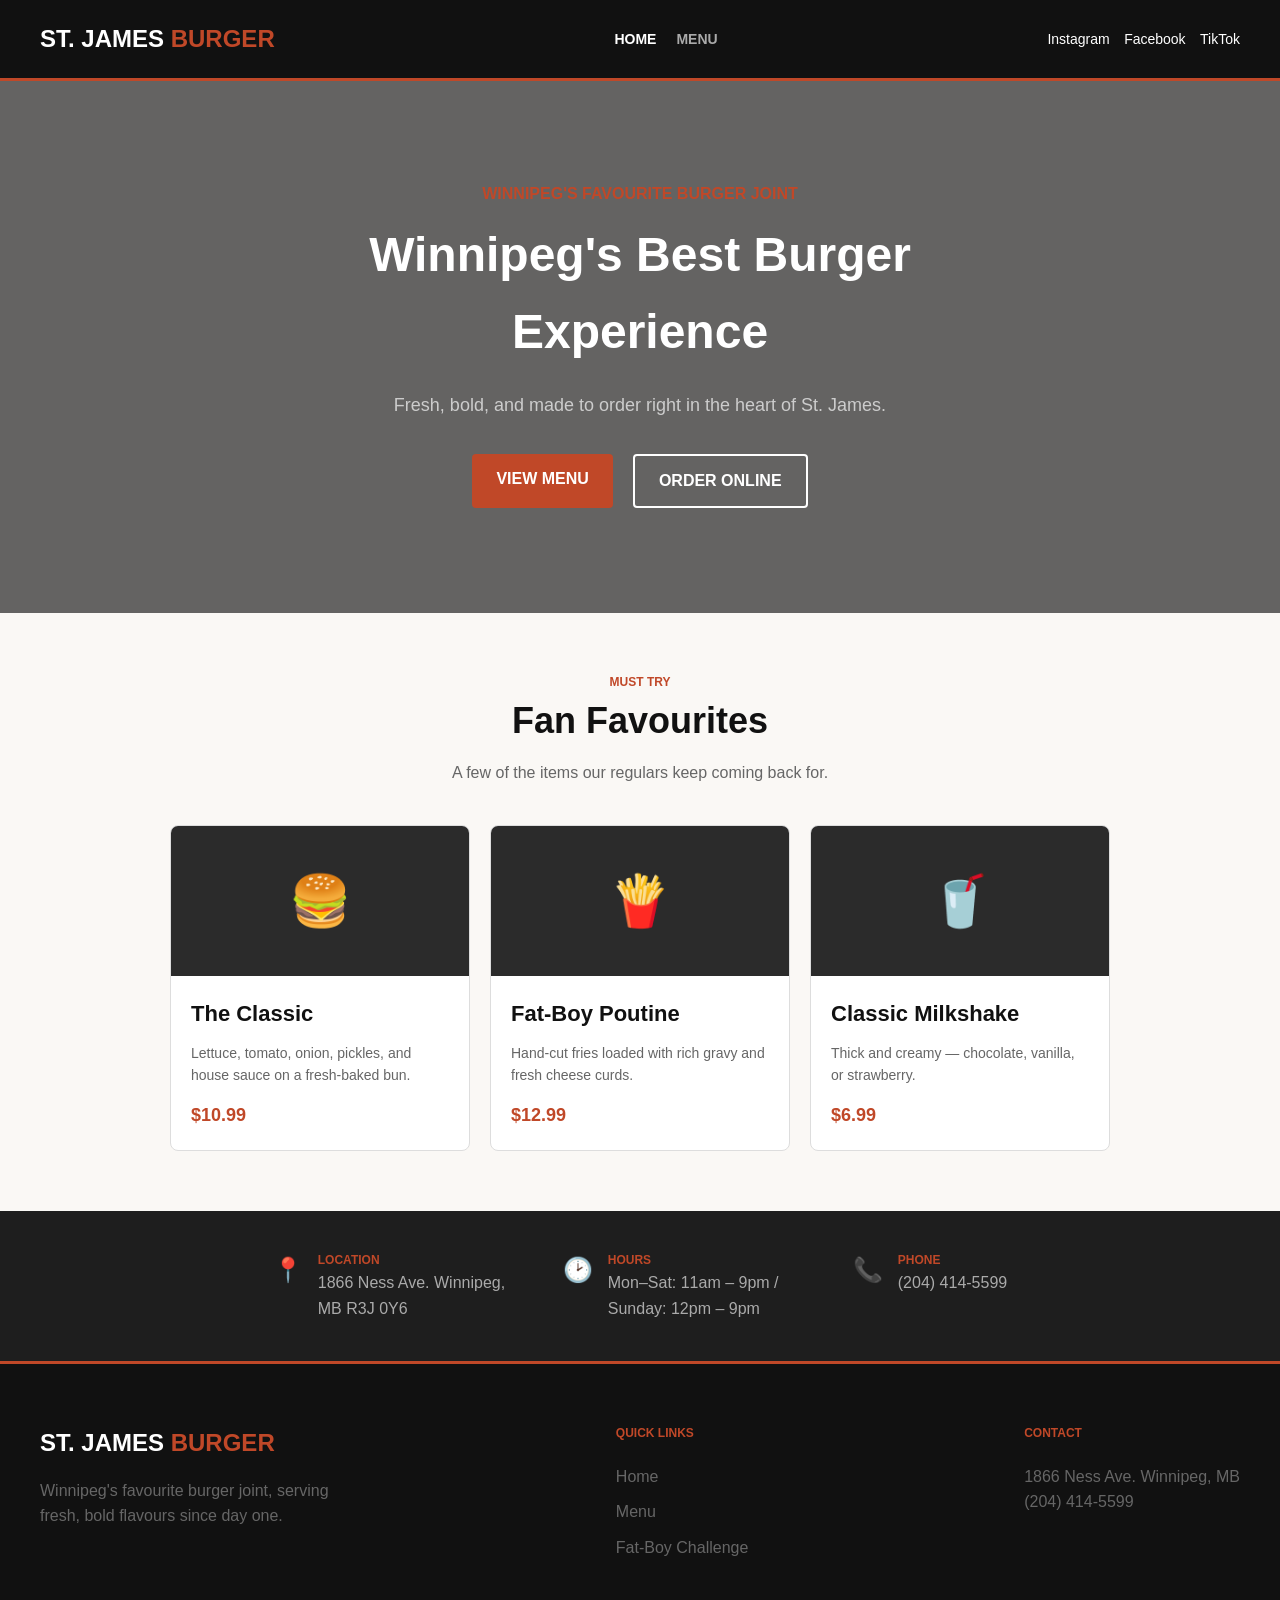
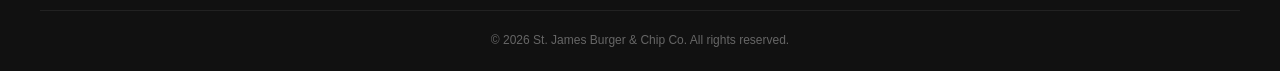
<file: index.html>
<!doctype html>
<html lang="en">
  <head>
    <meta charset="UTF-8" />
    <meta name="viewport" content="width=device-width, initial-scale=1.0" />
    <title>St. James Burger & Chip Co.</title>
    <!-- Link to our simplified CSS file -->
    <link rel="stylesheet" href="style/styles.css" />
  </head>
  <body>
    <!-- NAVIGATION -->
    <nav class="navbar">
      <a href="index.html" class="nav-logo">St. James <span>Burger</span></a>
      <ul class="nav-links">
        <li><a href="index.html" class="active">Home</a></li>
        <li><a href="menu.html">Menu</a></li>
      </ul>
      <div class="nav-social">
        <a href="http://www.instagram.com/stjamesburger" target="_blank"
          >Instagram</a
        >
        <a href="http://facebook.com/stjamesburger" target="_blank">Facebook</a>
        <a href="http://tiktok.com/stjamesburger" target="_blank">TikTok</a>
      </div>
    </nav>

    <!-- HERO SECTION -->
    <header class="hero">
      <div class="hero-content animate-fade-up">
        <p class="hero-eyebrow">Winnipeg's favourite burger joint</p>
        <h1>Winnipeg's Best Burger Experience</h1>
        <p class="hero-sub">
          Fresh, bold, and made to order right in the heart of St. James.
        </p>
        <div class="btn-row">
          <a href="menu.html" class="btn btn-primary">View Menu</a>
          <a
            href="https://order.online/store/st-james-burger-chip-co-ness-ave-341763"
            target="_blank"
            class="btn btn-outline"
            >Order Online</a
          >
        </div>
      </div>
    </header>

    <!-- FEATURED ITEMS -->
    <section class="featured">
      <p class="section-label">Must Try</p>
      <h2 class="section-title">Fan Favourites</h2>
      <p class="section-sub">
        A few of the items our regulars keep coming back for.
      </p>

      <div class="cards-grid">
        <!-- Menu Item 1 -->
        <article class="card">
          <div class="card-img">&#127828;</div>
          <div class="card-body">
            <h3 class="card-name">The Classic</h3>
            <p class="card-desc">
              Lettuce, tomato, onion, pickles, and house sauce on a fresh-baked
              bun.
            </p>
            <span class="card-price">$10.99</span>
          </div>
        </article>

        <!-- Menu Item 2 -->
        <article class="card">
          <div class="card-img">&#x1F35F;</div>
          <div class="card-body">
            <h3 class="card-name">Fat-Boy Poutine</h3>
            <p class="card-desc">
              Hand-cut fries loaded with rich gravy and fresh cheese curds.
            </p>
            <span class="card-price">$12.99</span>
          </div>
        </article>

        <!-- Menu Item 3 -->
        <article class="card">
          <div class="card-img">&#x1F964;</div>
          <div class="card-body">
            <h3 class="card-name">Classic Milkshake</h3>
            <p class="card-desc">
              Thick and creamy — chocolate, vanilla, or strawberry.
            </p>
            <span class="card-price">$6.99</span>
          </div>
        </article>
      </div>
    </section>

    <!-- INFO STRIP -->
    <div class="info-strip">
      <div class="info-block">
        <span class="info-icon">&#128205;</span>
        <div class="info-content">
          <p class="info-label">Location</p>
          <p class="info-text">1866 Ness Ave. Winnipeg, MB R3J 0Y6</p>
        </div>
      </div>

      <div class="info-block">
        <span class="info-icon">&#128337;</span>
        <div class="info-content">
          <p class="info-label">Hours</p>
          <p class="info-text">Mon–Sat: 11am – 9pm / Sunday: 12pm – 9pm</p>
        </div>
      </div>

      <div class="info-block">
        <span class="info-icon">&#128222;</span>
        <div class="info-content">
          <p class="info-label">Phone</p>
          <p class="info-text">(204) 414-5599</p>
        </div>
      </div>
    </div>

    <!-- FOOTER -->
    <footer class="footer">
      <div class="footer-inner">
        <div class="footer-brand">
          <div class="nav-logo">St. James <span>Burger</span></div>
          <p>
            Winnipeg's favourite burger joint, serving fresh, bold flavours
            since day one.
          </p>
        </div>

        <div class="footer-links-section">
          <p class="footer-heading">Quick Links</p>
          <ul class="footer-links">
            <li><a href="index.html">Home</a></li>
            <li><a href="menu.html">Menu</a></li>
            <li><a href="challenge.html">Fat-Boy Challenge</a></li>
          </ul>
        </div>

        <div class="footer-contact">
          <p class="footer-heading">Contact</p>
          <p>1866 Ness Ave. Winnipeg, MB<br />(204) 414-5599</p>
        </div>
      </div>
      <div class="footer-bottom">
        <p>&copy; 2026 St. James Burger & Chip Co. All rights reserved.</p>
      </div>
    </footer>
  </body>
</html>
</file>
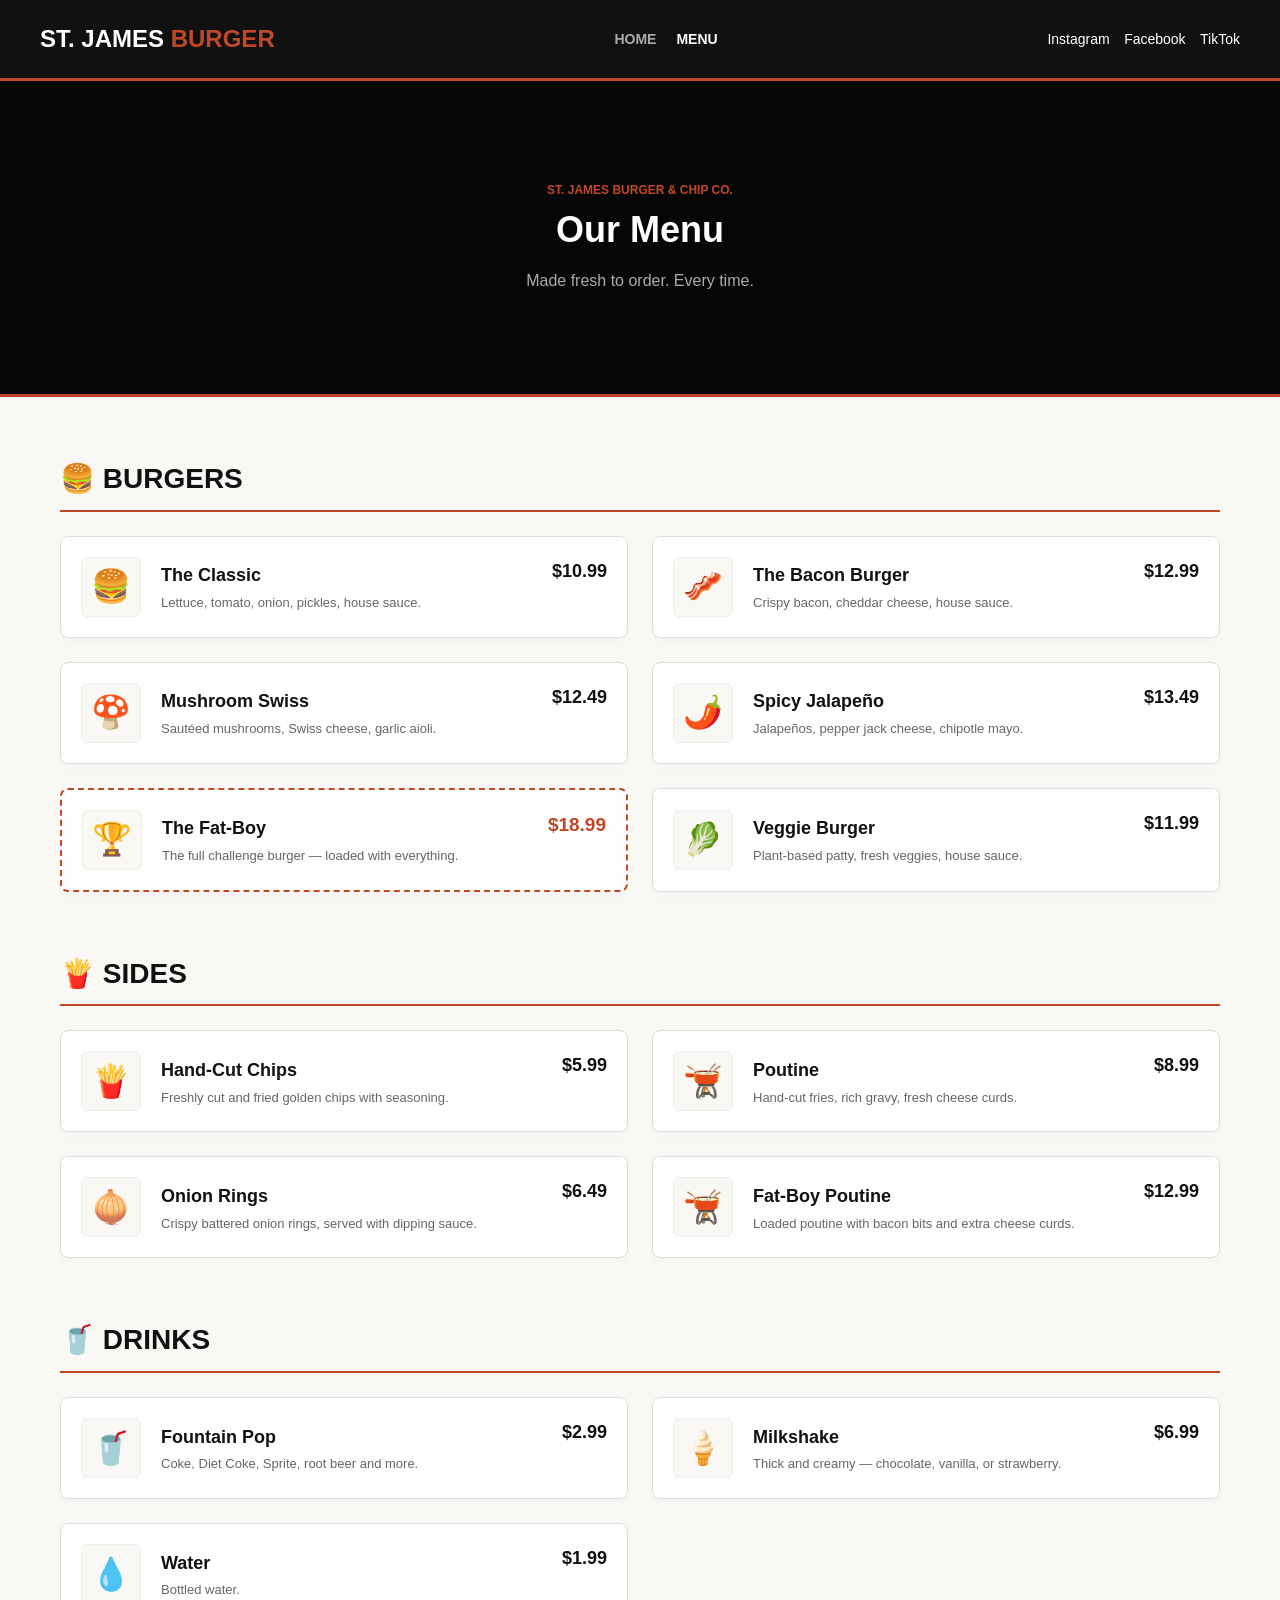
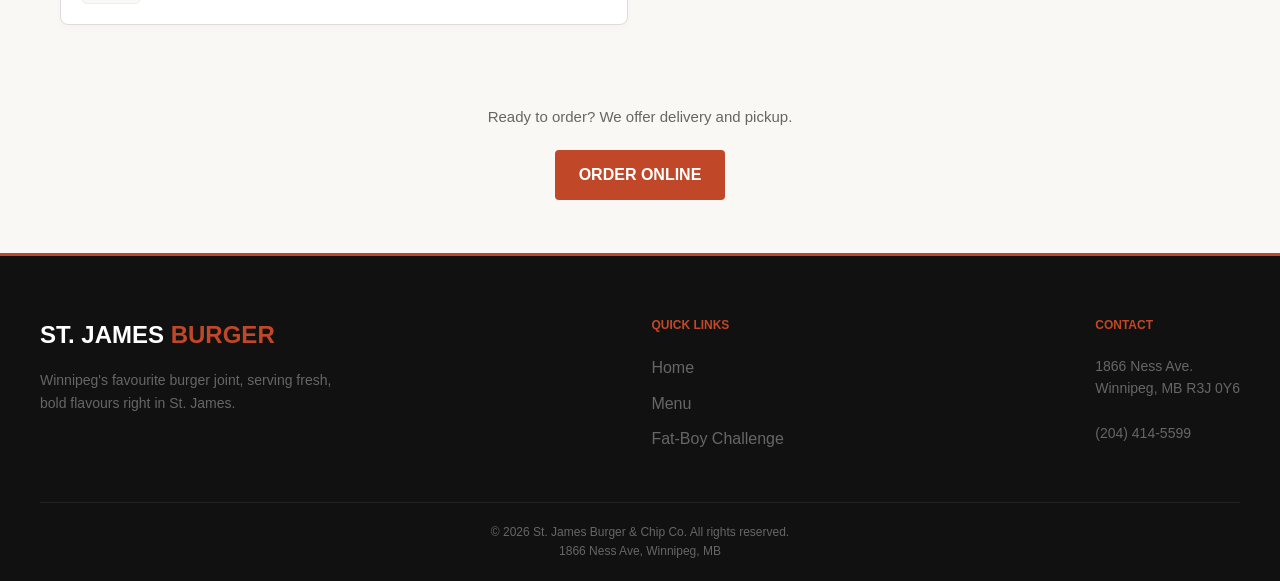
<file: menu.html>
<!doctype html>
<html lang="en">
  <head>
    <meta charset="UTF-8" />
    <meta name="viewport" content="width=device-width, initial-scale=1.0" />
    <title>Menu — St. James Burger &amp; Chip Co.</title>

    <link rel="stylesheet" href="style/styles.css" />
  </head>
  <body>
    <nav class="navbar">
      <a href="index.html" class="nav-logo">St. James <span>Burger</span></a>

      <ul class="nav-links">
        <li><a href="index.html">Home</a></li>
        <li><a href="menu.html" class="active">Menu</a></li>
      </ul>

      <div class="nav-social">
        <a href="http://www.instagram.com/stjamesburger" target="_blank"
          >Instagram</a
        >
        <a href="http://facebook.com/stjamesburger" target="_blank">Facebook</a>
        <a href="http://tiktok.com/stjamesburger" target="_blank">TikTok</a>
      </div>
    </nav>

    <header class="menu-header">
      <p class="section-label">St. James Burger &amp; Chip Co.</p>
      <h1 class="section-title">Our Menu</h1>
      <p class="menu-header-sub">Made fresh to order. Every time.</p>
    </header>

    <main class="menu-content">
      <section class="menu-section">
        <h2 class="menu-section-heading">🍔 Burgers</h2>
        <div class="menu-grid">
          <article class="menu-item">
            <div class="menu-item-emoji" aria-hidden="true">🍔</div>
            <div class="menu-item-info">
              <h3 class="menu-item-name">The Classic</h3>
              <p class="menu-item-desc">
                Lettuce, tomato, onion, pickles, house sauce.
              </p>
              <span class="menu-item-price">$10.99</span>
            </div>
          </article>

          <article class="menu-item">
            <div class="menu-item-emoji" aria-hidden="true">🥓</div>
            <div class="menu-item-info">
              <h3 class="menu-item-name">The Bacon Burger</h3>
              <p class="menu-item-desc">
                Crispy bacon, cheddar cheese, house sauce.
              </p>
              <span class="menu-item-price">$12.99</span>
            </div>
          </article>

          <article class="menu-item">
            <div class="menu-item-emoji" aria-hidden="true">🍄</div>
            <div class="menu-item-info">
              <h3 class="menu-item-name">Mushroom Swiss</h3>
              <p class="menu-item-desc">
                Sautéed mushrooms, Swiss cheese, garlic aioli.
              </p>
              <span class="menu-item-price">$12.49</span>
            </div>
          </article>

          <article class="menu-item">
            <div class="menu-item-emoji" aria-hidden="true">🌶️</div>
            <div class="menu-item-info">
              <h3 class="menu-item-name">Spicy Jalapeño</h3>
              <p class="menu-item-desc">
                Jalapeños, pepper jack cheese, chipotle mayo.
              </p>
              <span class="menu-item-price">$13.49</span>
            </div>
          </article>

          <article class="menu-item showcase-item">
            <div class="menu-item-emoji" aria-hidden="true">🏆</div>
            <div class="menu-item-info">
              <h3 class="menu-item-name">The Fat-Boy</h3>
              <p class="menu-item-desc">
                The full challenge burger — loaded with everything.
              </p>
              <span class="menu-item-price highlight">$18.99</span>
            </div>
          </article>

          <article class="menu-item">
            <div class="menu-item-emoji" aria-hidden="true">🥬</div>
            <div class="menu-item-info">
              <h3 class="menu-item-name">Veggie Burger</h3>
              <p class="menu-item-desc">
                Plant-based patty, fresh veggies, house sauce.
              </p>
              <span class="menu-item-price">$11.99</span>
            </div>
          </article>
        </div>
      </section>

      <section class="menu-section">
        <h2 class="menu-section-heading">🍟 Sides</h2>
        <div class="menu-grid">
          <article class="menu-item">
            <div class="menu-item-emoji" aria-hidden="true">🍟</div>
            <div class="menu-item-info">
              <h3 class="menu-item-name">Hand-Cut Chips</h3>
              <p class="menu-item-desc">
                Freshly cut and fried golden chips with seasoning.
              </p>
              <span class="menu-item-price">$5.99</span>
            </div>
          </article>

          <article class="menu-item">
            <div class="menu-item-emoji" aria-hidden="true">🫕</div>
            <div class="menu-item-info">
              <h3 class="menu-item-name">Poutine</h3>
              <p class="menu-item-desc">
                Hand-cut fries, rich gravy, fresh cheese curds.
              </p>
              <span class="menu-item-price">$8.99</span>
            </div>
          </article>

          <article class="menu-item">
            <div class="menu-item-emoji" aria-hidden="true">🧅</div>
            <div class="menu-item-info">
              <h3 class="menu-item-name">Onion Rings</h3>
              <p class="menu-item-desc">
                Crispy battered onion rings, served with dipping sauce.
              </p>
              <span class="menu-item-price">$6.49</span>
            </div>
          </article>

          <article class="menu-item">
            <div class="menu-item-emoji" aria-hidden="true">🫕</div>
            <div class="menu-item-info">
              <h3 class="menu-item-name">Fat-Boy Poutine</h3>
              <p class="menu-item-desc">
                Loaded poutine with bacon bits and extra cheese curds.
              </p>
              <span class="menu-item-price">$12.99</span>
            </div>
          </article>
        </div>
      </section>

      <section class="menu-section">
        <h2 class="menu-section-heading">🥤 Drinks</h2>
        <div class="menu-grid">
          <article class="menu-item">
            <div class="menu-item-emoji" aria-hidden="true">🥤</div>
            <div class="menu-item-info">
              <h3 class="menu-item-name">Fountain Pop</h3>
              <p class="menu-item-desc">
                Coke, Diet Coke, Sprite, root beer and more.
              </p>
              <span class="menu-item-price">$2.99</span>
            </div>
          </article>

          <article class="menu-item">
            <div class="menu-item-emoji" aria-hidden="true">🍦</div>
            <div class="menu-item-info">
              <h3 class="menu-item-name">Milkshake</h3>
              <p class="menu-item-desc">
                Thick and creamy — chocolate, vanilla, or strawberry.
              </p>
              <span class="menu-item-price">$6.99</span>
            </div>
          </article>

          <article class="menu-item">
            <div class="menu-item-emoji" aria-hidden="true">&#128167;</div>
            <div class="menu-item-info">
              <h3 class="menu-item-name">Water</h3>
              <p class="menu-item-desc">Bottled water.</p>
              <span class="menu-item-price">$1.99</span>
            </div>
          </article>
        </div>
      </section>

      <div class="menu-cta">
        <p>Ready to order? We offer delivery and pickup.</p>
        <a
          href="https://order.online/store/st-james-burger-chip-co-ness-ave-341763"
          target="_blank"
          class="btn btn-primary"
          >Order Online</a
        >
      </div>
    </main>

    <footer class="footer">
      <div class="footer-inner">
        <div class="footer-brand">
          <div class="nav-logo">St. James <span>Burger</span></div>
          <p class="footer-desc">
            Winnipeg's favourite burger joint, serving fresh, bold flavours
            right in St. James.
          </p>
        </div>
        <div>
          <p class="footer-heading">Quick Links</p>
          <ul class="footer-links" style="padding: 0">
            <li><a href="index.html">Home</a></li>
            <li><a href="menu.html">Menu</a></li>
            <li><a href="challenge.html">Fat-Boy Challenge</a></li>
          </ul>
        </div>
        <div>
          <p class="footer-heading">Contact</p>
          <p style="color: #666666; font-size: 14px">
            1866 Ness Ave.<br />
            Winnipeg, MB R3J 0Y6<br /><br />
            (204) 414-5599
          </p>
        </div>
      </div>
      <div class="footer-bottom">
        <p>&copy; 2026 St. James Burger &amp; Chip Co. All rights reserved.</p>
        <p>1866 Ness Ave, Winnipeg, MB</p>
      </div>
    </footer>
  </body>
</html>
</file>
<file: style/styles.css>
/* ==========================================================================
   1. GENERAL STYLES
   ========================================================================== */
* {
  box-sizing: border-box;
  margin: 0;
  padding: 0;
}

body {
  font-family: Arial, sans-serif;
  background-color: #faf8f5;
  color: #111111;
  line-height: 1.6;
}

a {
  text-decoration: none;
  color: inherit;
}

ul {
  list-style: none;
}

/* ==========================================================================
  2. NAVIGATION
   ========================================================================== */
.navbar {
  background-color: #111111;
  color: #ffffff;
  padding: 20px 40px;
  display: flex;
  justify-content: space-between;
  align-items: center;
  border-bottom: 3px solid #c04828;
}

.nav-logo {
  font-size: 24px;
  font-weight: bold;
  text-transform: uppercase;
}

.nav-logo span {
  color: #c04828;
}

.nav-links {
  display: flex;
}

.nav-links li {
  margin-left: 20px;
}

.nav-links a {
  color: #aaaaaa;
  font-size: 14px;
  font-weight: bold;
  text-transform: uppercase;
}

.nav-links a:hover,
.nav-links a.active {
  color: #ffffff;
}

.nav-social a {
  color: #ffffff;
  margin-left: 10px;
  font-size: 14px;
}

/* ==========================================================================
   3. HERO
   ========================================================================== */
.hero {
  background-image: url("https://images.squarespace-cdn.com/content/v1/6244bc1489f5d95526ce2e07/b008f5d4-652f-4034-b422-4b54544e9954/Website+Background+copy.jpg");
  background-size: cover;
  background-position: center;
  color: #ffffff;
  padding: 100px 20px;
  text-align: center;
  position: relative;
}

.hero::before {
  content: "";
  position: absolute;
  inset: 0;
  background: rgba(0, 0, 0, 0.6);
}

.hero-content {
  position: relative;
  max-width: 800px;
  margin: auto;
}

.hero-eyebrow {
  color: #c04828;
  text-transform: uppercase;
  font-weight: bold;
  margin-bottom: 10px;
}

.hero h1 {
  font-size: 48px;
  margin-bottom: 20px;
}

.hero-sub {
  font-size: 18px;
  color: #cccccc;
  margin-bottom: 30px;
}

.btn-row {
  display: flex;
  justify-content: center;
  gap: 10px;
  flex-wrap: wrap;
}

/* ==========================================================================
   4. BUTTONS
   ========================================================================== */
.btn {
  display: inline-block;
  padding: 12px 24px;
  font-weight: bold;
  text-transform: uppercase;
  border-radius: 4px;
  margin: 5px;
  color: #ffffff;
  transition: opacity 0.2s ease;
}

.btn:hover {
  opacity: 0.9;
}

.btn-primary {
  background-color: #c04828;
}

.btn-outline {
  border: 2px solid #ffffff;
}

.btn-dark {
  background-color: #111111;
}

/* ==========================================================================
   5. SECTIONS
   ========================================================================== */
section {
  padding: 60px 20px;
  text-align: center;
}

.section-label {
  color: #c04828;
  font-size: 12px;
  font-weight: bold;
  text-transform: uppercase;
}

.section-title {
  font-size: 36px;
  margin-bottom: 10px;
}

.section-sub {
  color: #666666;
  margin-bottom: 40px;
}

/* ==========================================================================
  6. CARDS (INDEX FEATURED ITEMS)
   ========================================================================== */
.cards-grid {
  display: flex;
  justify-content: center;
  flex-wrap: wrap;
  gap: 20px;
}

.card {
  background: #ffffff;
  border: 1px solid #dddddd;
  width: 300px;
  border-radius: 8px;
  overflow: hidden;
  text-align: left;
}

.card-img {
  background-color: #2b2b2b;
  height: 150px;
  display: flex;
  justify-content: center;
  align-items: center;
  font-size: 50px;
}

.card-body {
  padding: 20px;
}

.card-name {
  font-size: 22px;
  margin-bottom: 10px;
}

.card-desc {
  color: #666666;
  font-size: 14px;
  margin-bottom: 15px;
}

.card-price {
  color: #c04828;
  font-size: 18px;
  font-weight: bold;
}

/* ==========================================================================
  7. INFO STRIP
   ========================================================================== */
.info-strip {
  background-color: #1e1e1e;
  color: #aaaaaa;
  padding: 40px 20px;
  display: flex;
  justify-content: center;
  flex-wrap: wrap;
  gap: 40px;
}

.info-block {
  display: flex;
  align-items: flex-start;
  max-width: 250px;
  text-align: left;
}

.info-icon {
  font-size: 24px;
  margin-right: 15px;
}

.info-label {
  color: #c04828;
  font-size: 12px;
  font-weight: bold;
  text-transform: uppercase;
}

/* ==========================================================================
   8. FOOTER
   ========================================================================== */
.footer {
  background-color: #111111;
  color: #666666;
  padding: 60px 40px 20px;
  border-top: 3px solid #c04828;
}

.footer-inner {
  display: flex;
  justify-content: space-between;
  flex-wrap: wrap;
  gap: 40px;
  margin-bottom: 40px;
}

.footer-brand {
  max-width: 300px;
  text-align: left;
}

.footer-brand .nav-logo {
  color: #ffffff;
  margin-bottom: 15px;
}

.footer-desc {
  font-size: 14px;
  color: #666666;
}

.footer-heading {
  color: #c04828;
  font-size: 12px;
  font-weight: bold;
  text-transform: uppercase;
  margin-bottom: 20px;
}

.footer-links li {
  margin-bottom: 10px;
}

.footer-links a:hover {
  color: #ffffff;
}

.footer-bottom {
  border-top: 1px solid #222222;
  padding-top: 20px;
  text-align: center;
  font-size: 12px;
}

/* ==========================================================================
   9. FAST-FOOD MENU LAYOUT (SCROLLABLE SECTIONS)
   ========================================================================== */
.menu-header {
  background-color: #111111;
  color: #ffffff;
  padding: 60px 20px;
  text-align: center;
  border-bottom: 3px solid #c04828;
}

.menu-header-sub {
  font-size: 16px;
  color: #aaaaaa;
  margin-top: 8px;
}

.menu-content {
  padding: 20px 20px 48px;
  max-width: 1200px;
  margin: 0 auto;
}

/* Individual Category Section blocks */
.menu-section {
  padding: 40px 0 20px;
  text-align: left; /* Overrides the main index section alignments */
}

.menu-section-heading {
  font-size: 28px;
  font-weight: bold;
  color: #111111;
  border-bottom: 2px solid #c04828;
  padding-bottom: 8px;
  margin-bottom: 24px;
  text-transform: uppercase;
}

/* Responsive Grid Configuration (2 columns on computers) */
.menu-grid {
  display: grid;
  grid-template-columns: repeat(auto-fit, minmax(450px, 1fr));
  gap: 24px;
}

/* Wide Diner-Style Board Rows */
.menu-item {
  background-color: #ffffff;
  border: 1px solid #dddddd;
  border-radius: 8px;
  padding: 20px;
  display: flex;
  align-items: center;
  gap: 20px;
  position: relative;
  text-align: left;
  box-shadow: 0 4px 6px rgba(0, 0, 0, 0.02);
}

.menu-item-emoji {
  font-size: 32px;
  background-color: #faf8f5;
  width: 60px;
  height: 60px;
  display: flex;
  align-items: center;
  justify-content: center;
  border-radius: 6px;
  border: 1px solid #eeeeee;
  flex-shrink: 0;
}

.menu-item-info {
  flex-grow: 1;
  padding-right: 75px; /* Keeps text away from absolute price line */
}

.menu-item-name {
  font-size: 18px;
  font-weight: bold;
  color: #111111;
  margin-bottom: 4px;
}

.menu-item-desc {
  font-size: 13px;
  color: #666666;
  line-height: 1.4;
}

/* Price placement layout */
.menu-item-price {
  font-size: 18px;
  font-weight: bold;
  color: #111111;
  position: absolute;
  right: 20px;
  top: 20px;
}

/* Special Highlight Styling (e.g., Fat-Boy Challenge Item) */
.showcase-item {
  border: 2px dashed #c04828;
  background-color: #fffdfb;
}

.menu-item-price.highlight {
  color: #c04828;
  font-size: 19px;
}

.menu-cta {
  text-align: center;
  margin-top: 60px;
}

.menu-cta p {
  color: #666666;
  margin-bottom: 16px;
  font-size: 15px;
}

/* ==========================================================================
   10. MOBILE & RESPONSIVE LAYOUT ADJUSTMENTS
   ========================================================================== */
@media (max-width: 768px) {
  .navbar {
    flex-direction: column;
    padding: 20px;
  }

  .nav-links {
    margin-top: 15px;
  }

  .hero h1 {
    font-size: 32px;
  }

  /* Menu Page Mobile adjustments */
  .menu-content {
    padding: 10px 10px 40px;
  }

  .menu-section-heading {
    font-size: 22px;
  }

  .menu-grid {
    grid-template-columns: 1fr; /* Stack into 1 clean column on mobile screens */
  }

  .menu-item {
    padding: 16px;
  }
}

/* 11. ANIMATIONS & TRANSITIONS (FOR RUBRIC REQUIREMENTS) */

/* Smooth Fade-In Up Animation for Page Elements */
@keyframes fadeInUp {
  from {
    opacity: 0;
    transform: translateY(20px); /* Starts 20px lower down */
  }
  to {
    opacity: 1;
    transform: translateY(0); /* Moves up to its natural position */
  }
}

/* Class to trigger the animation */
.animate-fade-up {
  animation: fadeInUp 0.8s ease-out forwards;
}

/* Smooth transition for all standard hover states across the site */
.nav-links a,
.btn,
.tab-btn {
  transition: all 0.2s ease-in-out;
}

.menu-header {
  background-image:
    linear-gradient(rgba(0, 0, 0, 0.65), rgba(0, 0, 0, 0.65)),
    url("https://images.squarespace-cdn.com/content/v1/6244bc1489f5d95526ce2e07/b008f5d4-652f-4034-b422-4b54544e9954/Website+Background+copy.jpg");
  background-size: cover;
  background-position: center;
  color: #ffffff;
  padding: 100px 20px;
  text-align: center;
  overflow: hidden;
}
/* Replaces the emoji window with a clean, cropped photo container */
</file>
